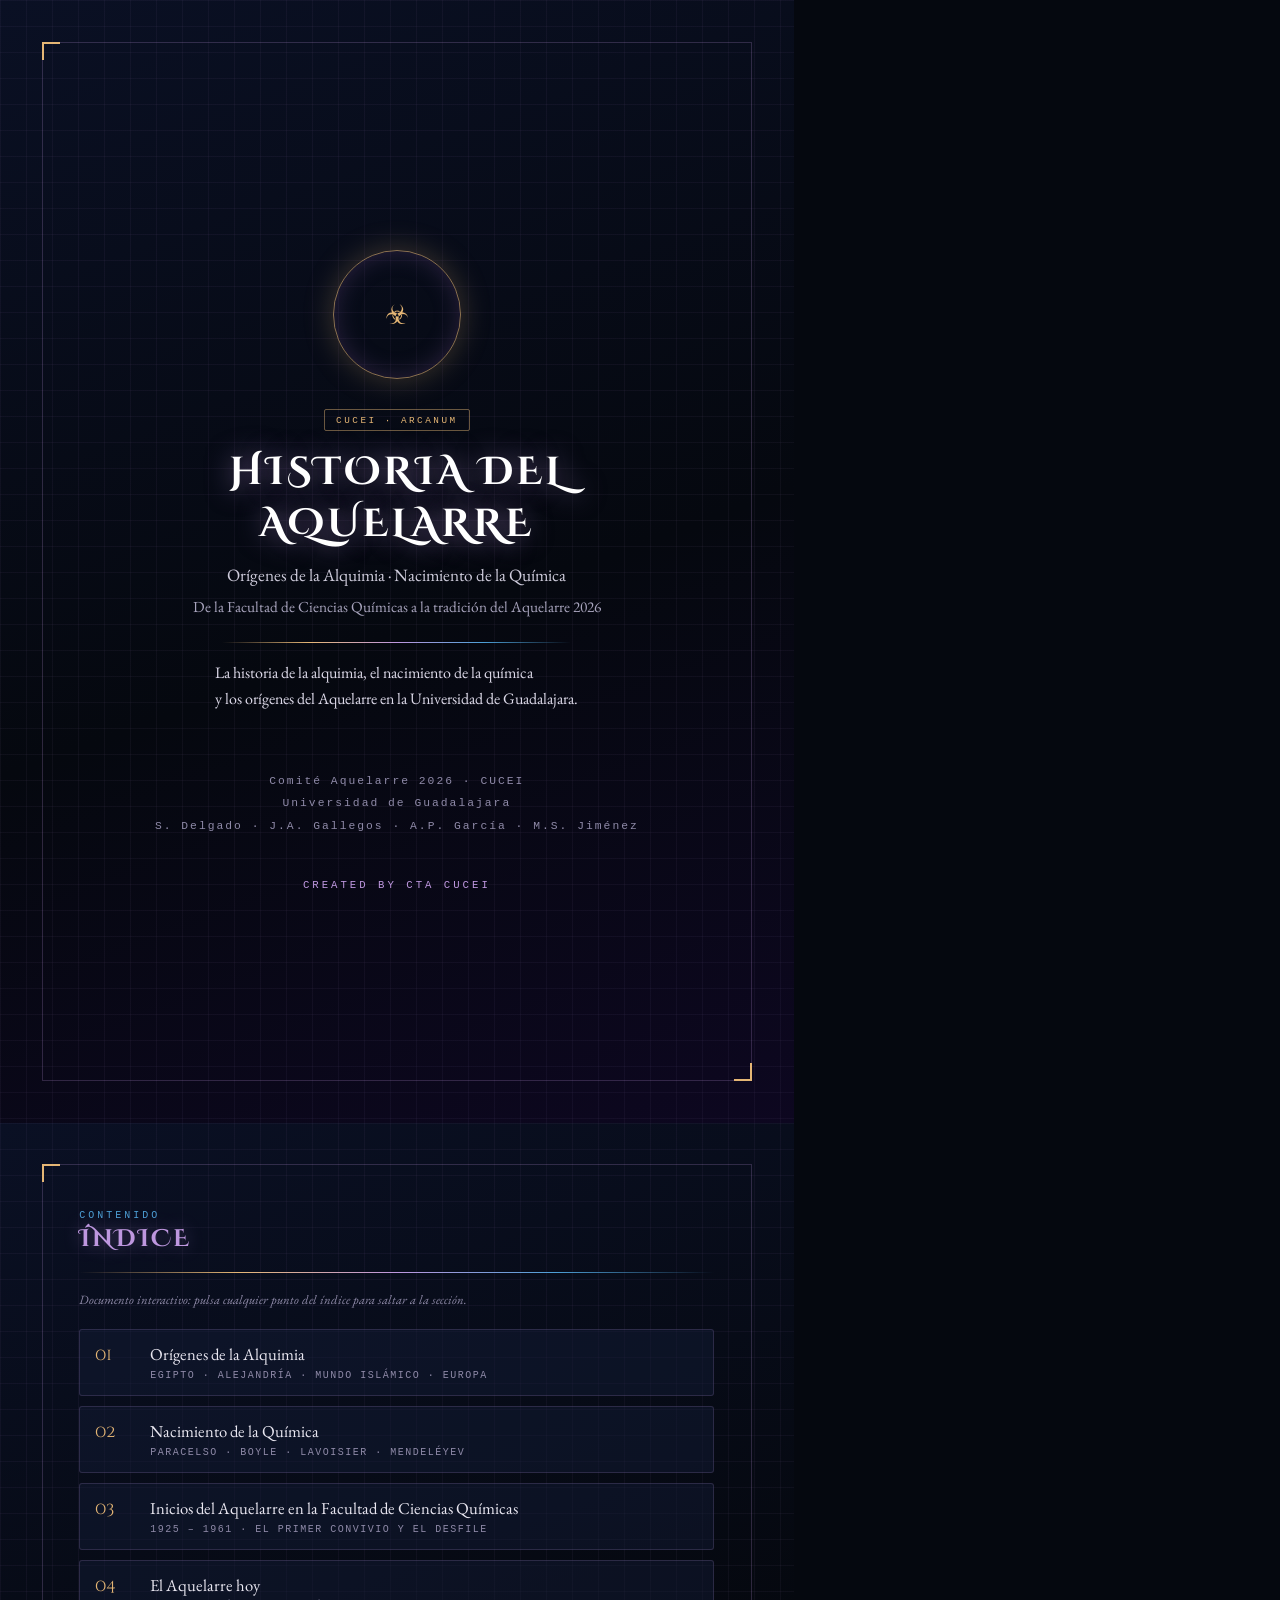
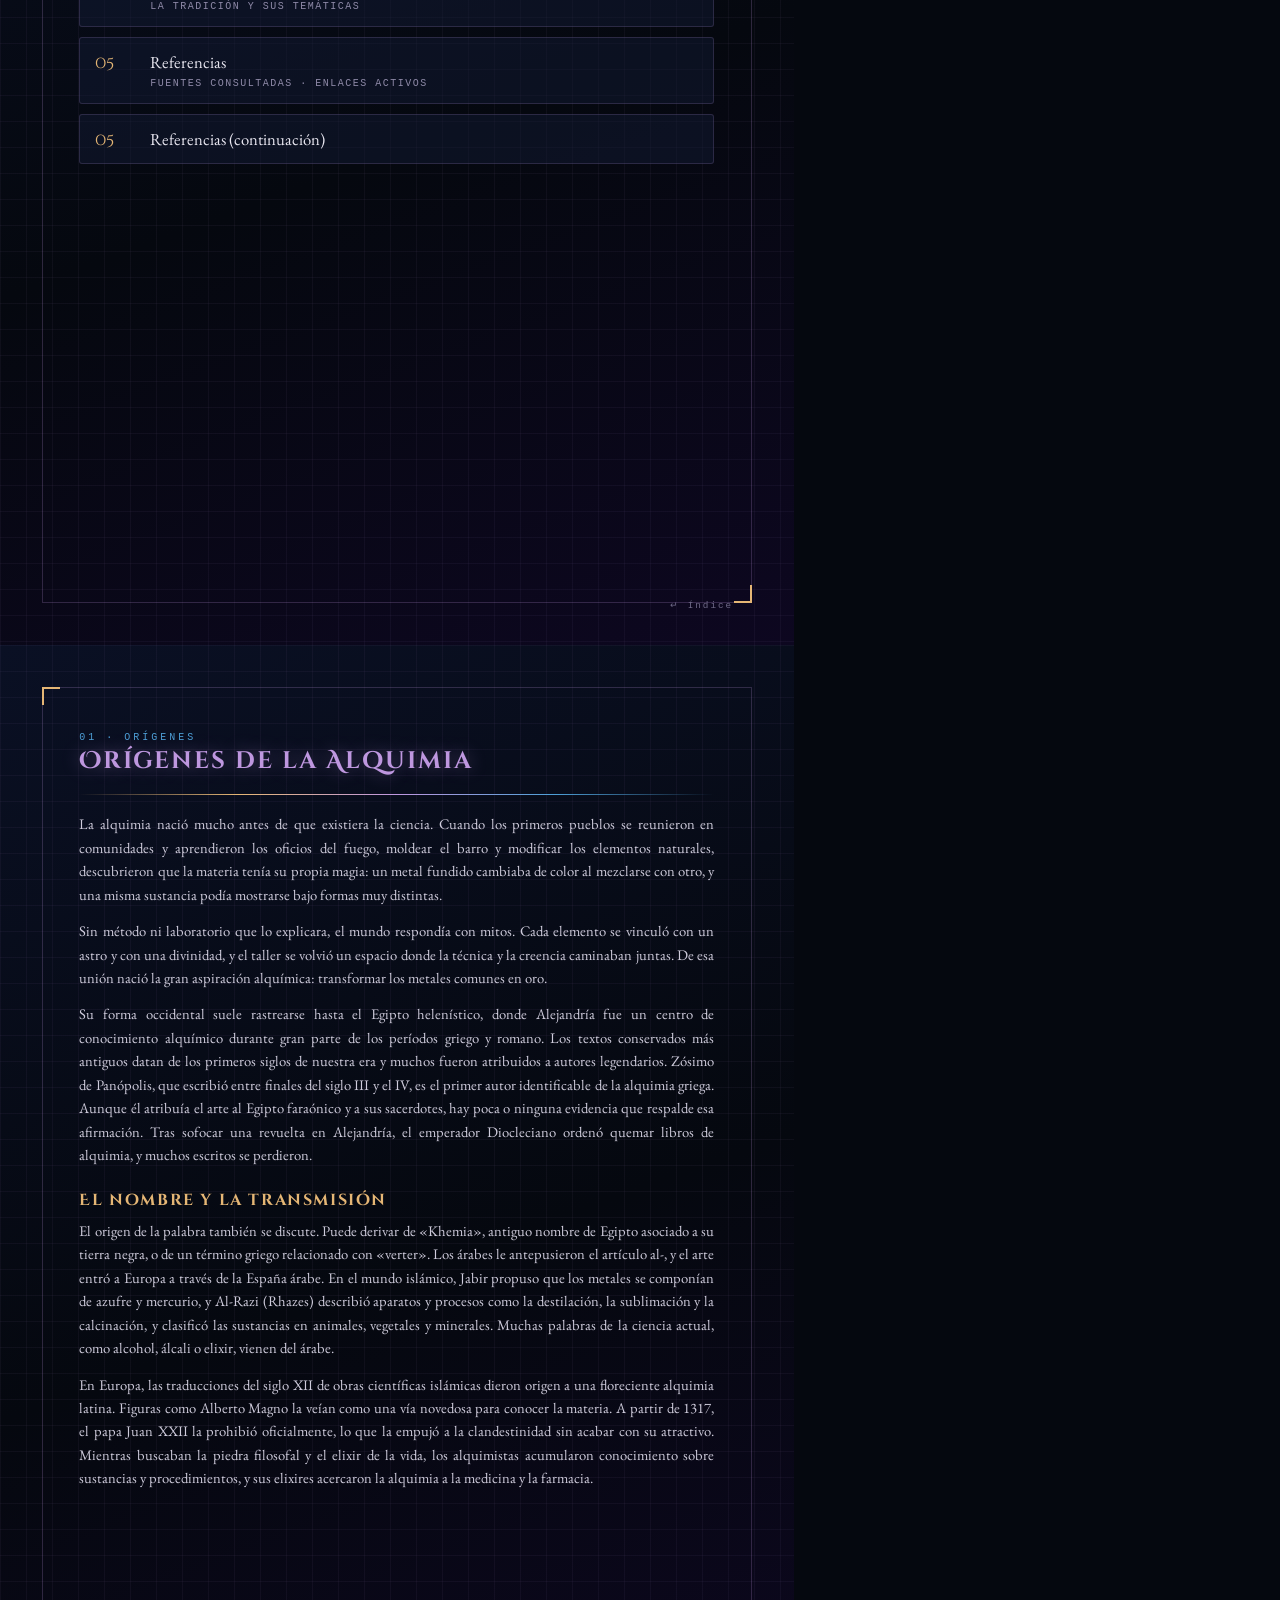
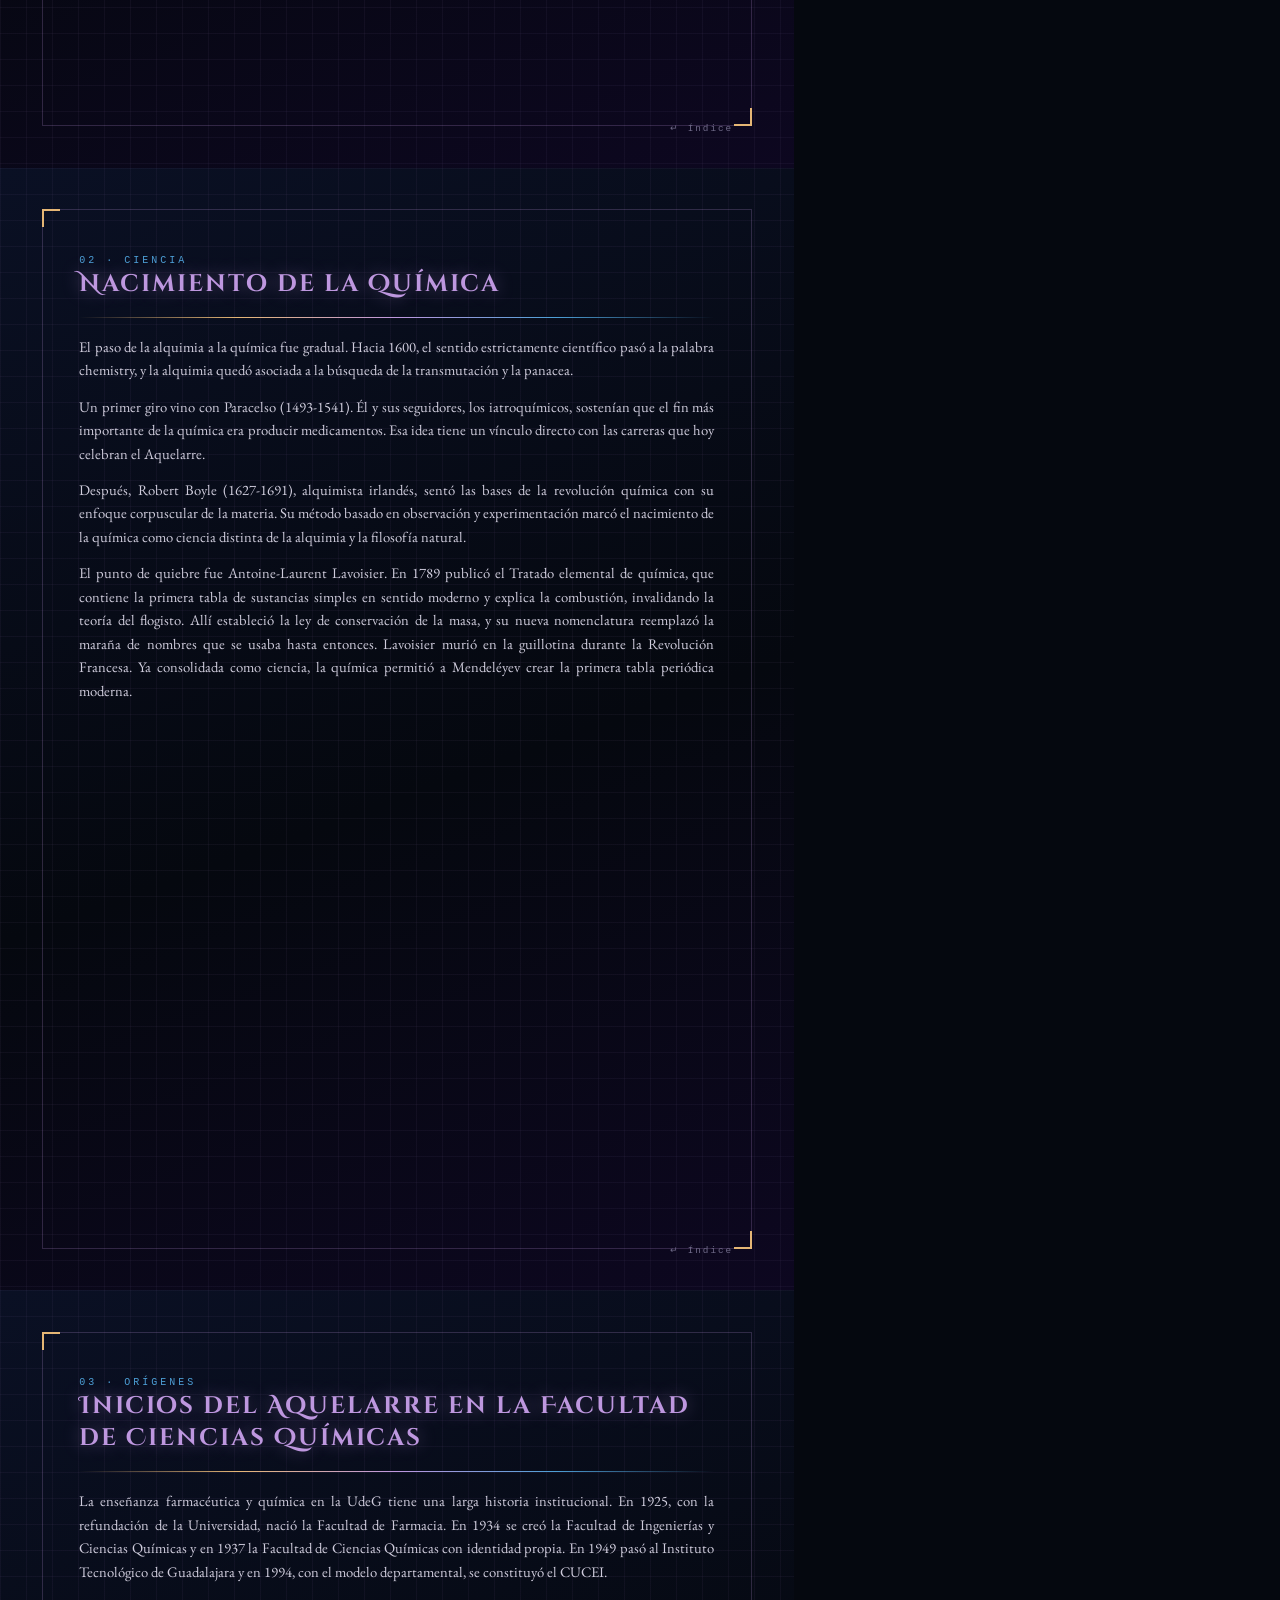
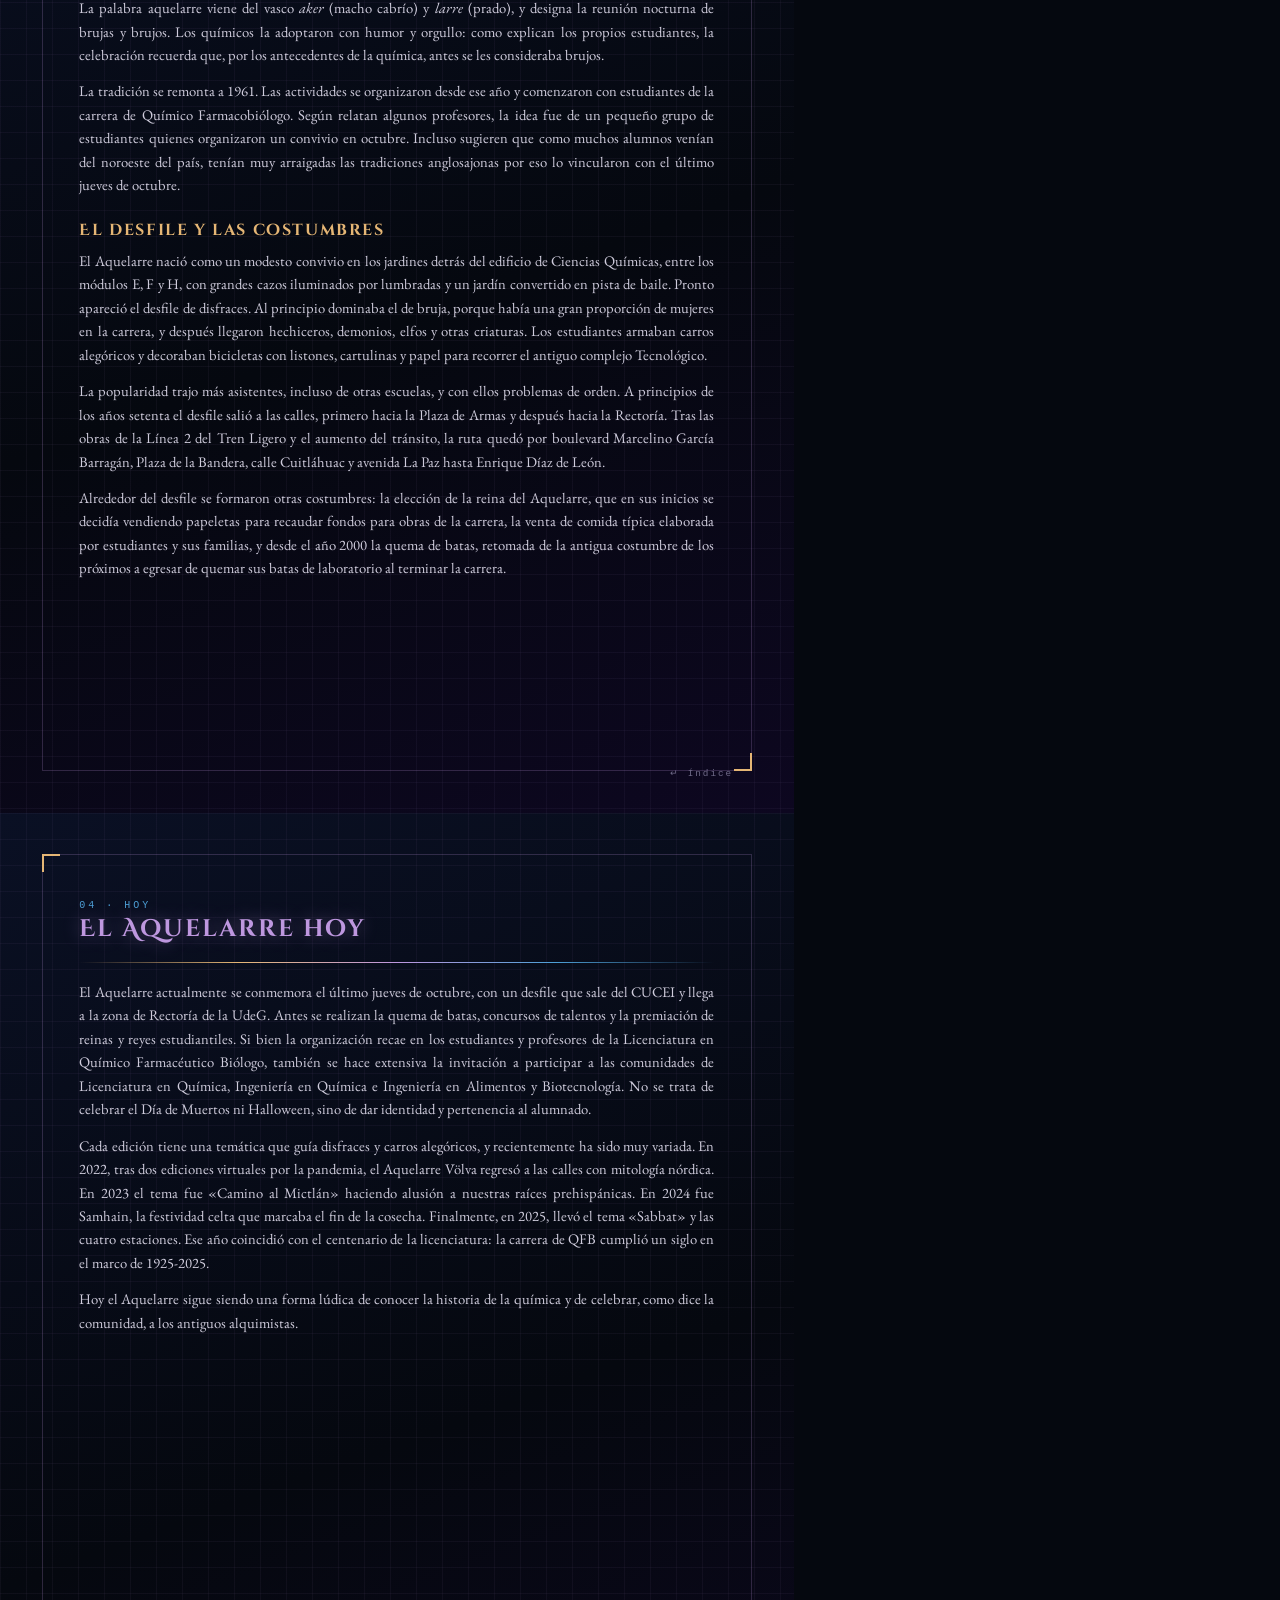
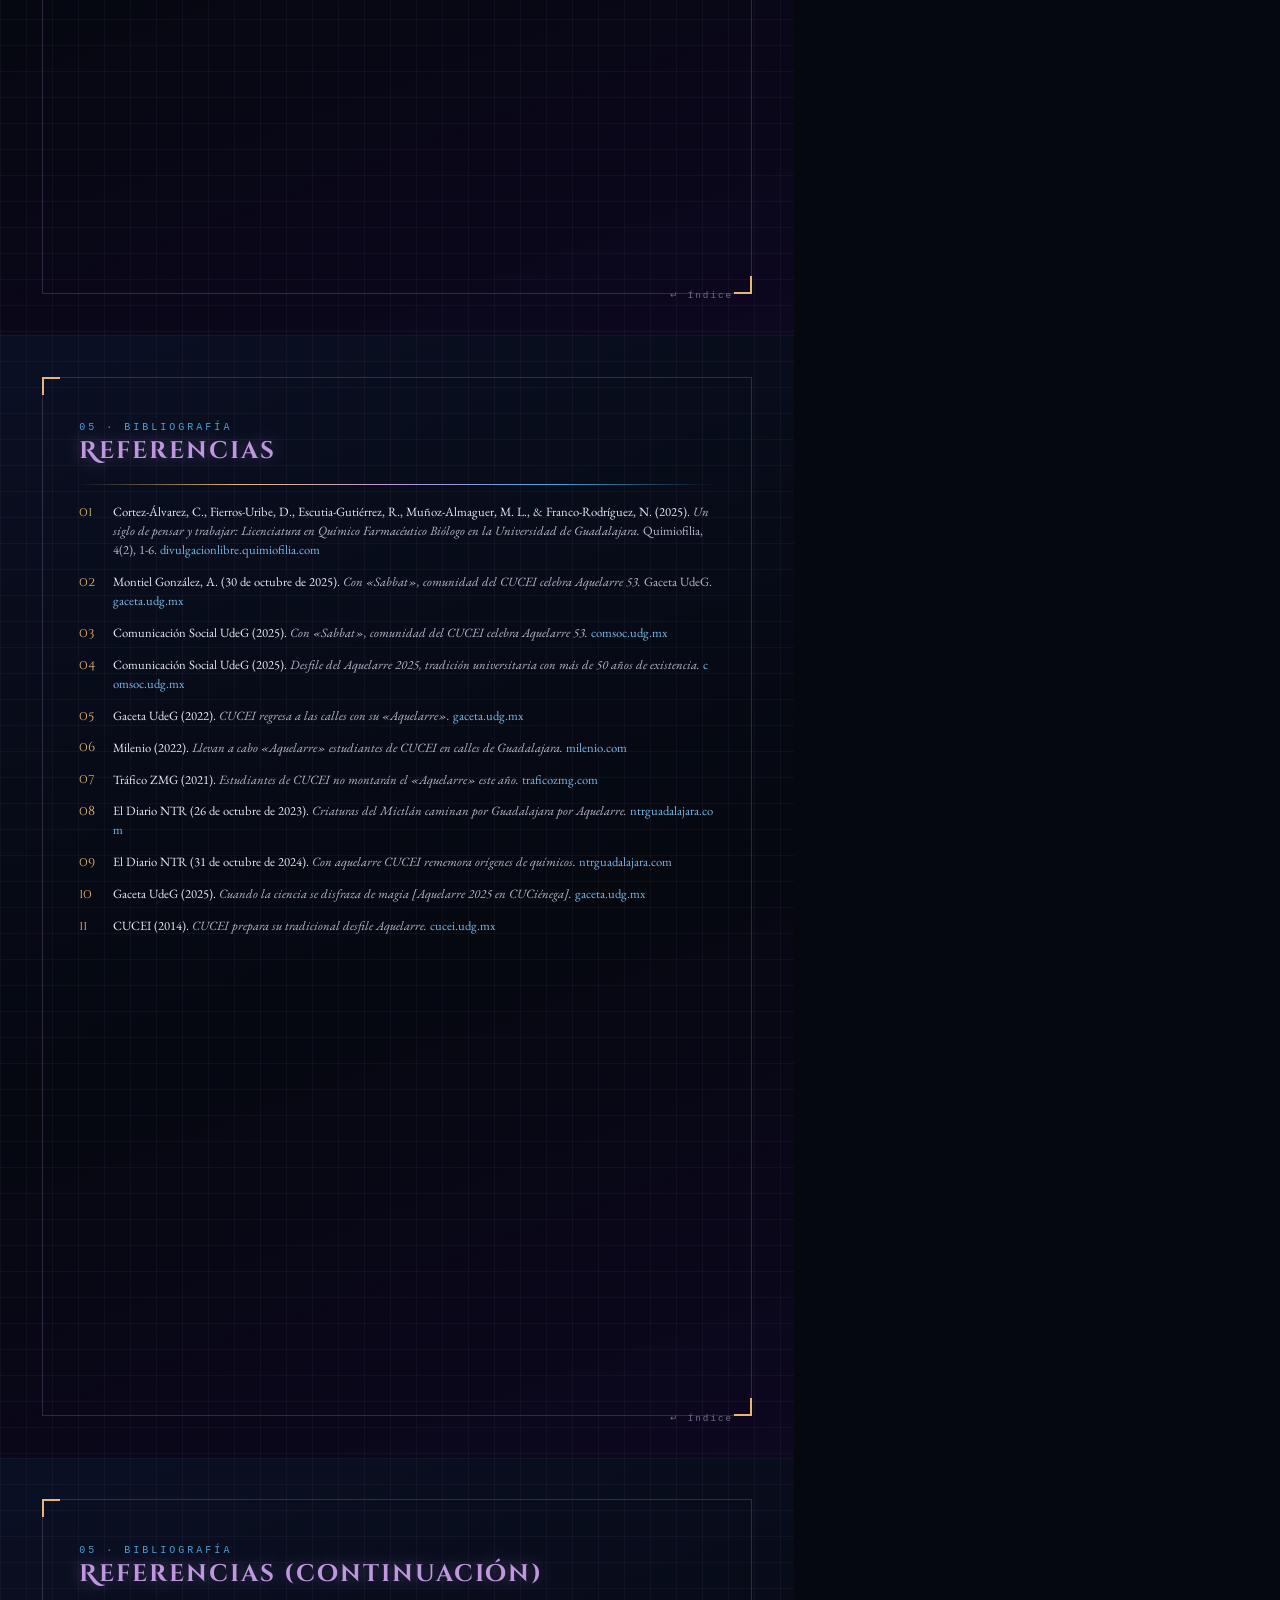
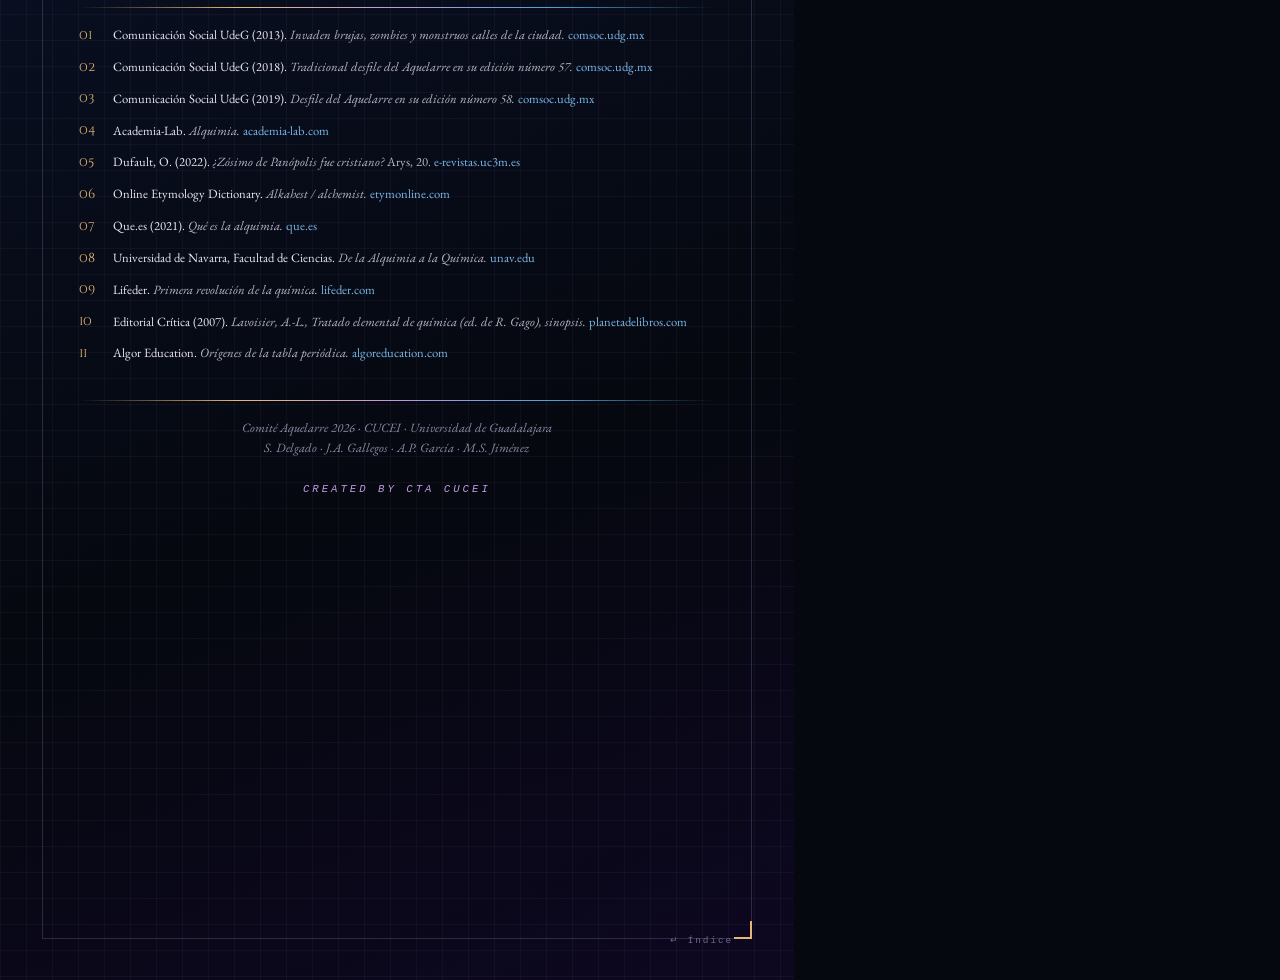
<file: assets/docs/historia-del-aquelarre.html>
﻿<!DOCTYPE html>
<html lang="es">
<head>
<meta charset="utf-8">
<title>Historia del Aquelarre · Arcanum 2026</title>
<link rel="preconnect" href="https://fonts.googleapis.com">
<link rel="preconnect" href="https://fonts.gstatic.com" crossorigin>
<link href="https://fonts.googleapis.com/css2?family=Cinzel+Decorative:wght@400;700;900&family=EB+Garamond:ital,wght@0,400;0,500;0,600;1,400&display=swap" rel="stylesheet">
<style>
  @page { size: A4; margin: 0; }
  * { -webkit-print-color-adjust: exact; print-color-adjust: exact; box-sizing: border-box; }
  html, body { margin: 0; padding: 0; }
  body { font-family: 'EB Garamond', Georgia, serif; background: #05080f; color: #e8e6f0; }
  .page {
    position: relative; width: 210mm; min-height: 297mm; padding: 21mm 21mm 16mm;
    background: linear-gradient(160deg, #0a1024 0%, #05080f 55%, #0d0720 100%);
    page-break-after: always; overflow: hidden;
  }
  .page:last-child { page-break-after: auto; }
  .page::before {
    content: ''; position: absolute; inset: 0; pointer-events: none;
    background-image:
      linear-gradient(rgba(190,151,223,.05) 1px, transparent 1px),
      linear-gradient(90deg, rgba(190,151,223,.05) 1px, transparent 1px);
    background-size: 26px 26px;
  }
  .frame { position: absolute; inset: 11mm 11mm; border: 1px solid rgba(190,151,223,.22); pointer-events: none; }
  .frame::before, .frame::after { content: ''; position: absolute; width: 16px; height: 16px; border: 2px solid #e5b675; }
  .frame::before { top: -1px; left: -1px; border-right: 0; border-bottom: 0; }
  .frame::after { bottom: -1px; right: -1px; border-left: 0; border-top: 0; }
  .content { position: relative; z-index: 2; }
  .mono { font-family: 'Courier New', monospace; font-size: 7.5pt; letter-spacing: 3px; text-transform: uppercase; color: #4d9fd6; }
  h1 { font-family: 'Cinzel Decorative', Georgia, serif; font-size: 29pt; letter-spacing: 3px; margin: 5mm 0 3mm; color: #fff; text-shadow: 0 0 26px rgba(190,151,223,.55); }
  h2 { font-family: 'Cinzel Decorative', Georgia, serif; font-size: 18pt; letter-spacing: 2px; color: #be97df; margin: 0 0 1mm; text-shadow: 0 0 18px rgba(190,151,223,.45); }
  h3 { font-family: 'Cinzel Decorative', Georgia, serif; font-size: 12pt; letter-spacing: 1.6px; color: #e5b675; margin: 6mm 0 2mm; }
  p { font-family: 'EB Garamond', Georgia, serif; font-size: 11pt; line-height: 1.6; color: #cfccdc; margin: 0 0 3.4mm; text-align: justify; }
  p strong { color: #e5b675; }
  .lead { font-size: 12pt; color: #dcd9e8; }
  .tag { display: inline-block; border: 1px solid rgba(229,182,117,.45); color: #e5b675; padding: 1.2mm 3mm; border-radius: 2px; font-family: 'Courier New', monospace; font-size: 7pt; letter-spacing: 2.5px; }
  .rule { height: 1px; background: linear-gradient(90deg, transparent, #e5b675, #be97df, #4d9fd6, transparent); margin: 4.5mm 0; }
  .note { font-size: 9.5pt; color: #8f8aa8; font-style: italic; text-align: left; }
  a { color: #7ab8e8; text-decoration: none; }
  a.toc-link { color: #e8e6f0; text-decoration: none; }
  .cover { display: flex; flex-direction: column; justify-content: center; align-items: center; text-align: center; min-height: 260mm; }
  .cover .seal { width: 34mm; height: 34mm; border: 1px solid rgba(229,182,117,.6); border-radius: 50%; display: flex; align-items: center; justify-content: center; margin-bottom: 8mm; box-shadow: 0 0 30px rgba(229,182,117,.25), inset 0 0 25px rgba(143,98,181,.25); }
  .cover .seal span { font-size: 20pt; color: #e5b675; }
  .cover h1 { margin: 4mm 0 3mm; }
  .cover .sub { font-family: 'EB Garamond', Georgia, serif; font-size: 13pt; color: #cfccdc; margin: 0 0 1.5mm; }
  .cover .meta { margin-top: 12mm; font-family: 'Courier New', monospace; font-size: 8.5pt; letter-spacing: 2px; color: #8f8aa8; line-height: 2; }
  .cover .created { margin-top: 11mm; font-family: 'Courier New', monospace; font-size: 8pt; letter-spacing: 3px; text-transform: uppercase; color: #be97df; }
  .toc { margin-top: 5mm; }
  .toc-item { display: flex; align-items: baseline; gap: 3.5mm; padding: 3.4mm 4mm; margin-bottom: 2.6mm; border: 1px solid rgba(190,151,223,.18); border-radius: 3px; background: rgba(20,30,56,.45); }
  .toc-num { font-family: 'Cinzel Decorative', Georgia, serif; font-size: 13pt; color: #e5b675; min-width: 11mm; }
  .toc-txt { font-family: 'EB Garamond', Georgia, serif; font-size: 12.5pt; color: #e8e6f0; line-height: 1.3; }
  .toc-sub { display: block; font-family: 'Courier New', monospace; font-size: 7.5pt; letter-spacing: 1.5px; color: #8f8aa8; text-transform: uppercase; margin-top: 1mm; }
  .refs { list-style: none; margin: 0; padding: 0; counter-reset: ref; }
  .refs li { counter-increment: ref; position: relative; padding-left: 9mm; margin-bottom: 3.4mm; font-size: 9.5pt; line-height: 1.5; color: #b9b6c9; text-align: left; }
  .refs li::before { content: counter(ref, decimal-leading-zero); position: absolute; left: 0; top: 0.2mm; font-family: 'Cinzel Decorative', Georgia, serif; font-size: 9.5pt; color: #e5b675; }
  .refs .who { color: #e8e6f0; }
  .refs .src { font-style: italic; }
  .refs a { color: #7ab8e8; word-break: break-all; }
  .backtop { position: absolute; right: 16mm; bottom: 9mm; font-family: 'Courier New', monospace; font-size: 7pt; letter-spacing: 2px; color: #6f6a88; z-index: 3; }
</style>
</head>
<body>
<!-- ===== PORTADA ===== -->
<div class="page">
  <div class="frame"></div>
  <div class="content cover">
    <div class="seal"><span>&#x2623;</span></div>
    <span class="tag">CUCEI · ARCANUM</span>
    <h1>HISTORIA DEL<br>AQUELARRE</h1>
    <p class="sub">Orígenes de la Alquimia · Nacimiento de la Química</p>
    <p class="sub" style="font-size:11.5pt; color:#a8a4bd">De la Facultad de Ciencias Químicas a la tradición del Aquelarre 2026</p>
    <div class="rule" style="width:55%"></div>
    <p class="lead" style="max-width:130mm">La historia de la alquimia, el nacimiento de la química<br>y los orígenes del Aquelarre en la Universidad de Guadalajara.</p>
    <div class="meta">
      Comité Aquelarre 2026 · CUCEI<br>
      Universidad de Guadalajara<br>
      S. Delgado · J.A. Gallegos · A.P. García · M.S. Jiménez
    </div>
    <div class="created">Created by CTA CUCEI</div>
  </div>
</div>

<!-- ===== ÍNDICE ===== -->
<div class="page" id="indice">
  <div class="frame"></div>
  <div class="content">
    <span class="mono">Contenido</span>
    <h2>ÍNDICE</h2>
    <div class="rule"></div>
    <p class="note">Documento interactivo: pulsa cualquier punto del índice para saltar a la sección.</p>
    <div class="toc">
      <a class="toc-link" href="#alquimia"><div class="toc-item"><span class="toc-num">01</span><span class="toc-txt">Orígenes de la Alquimia<span class="toc-sub">Egipto · Alejandría · Mundo islámico · Europa</span></span></div></a>
      <a class="toc-link" href="#quimica"><div class="toc-item"><span class="toc-num">02</span><span class="toc-txt">Nacimiento de la Química<span class="toc-sub">Paracelso · Boyle · Lavoisier · Mendeléyev</span></span></div></a>
      <a class="toc-link" href="#inicios"><div class="toc-item"><span class="toc-num">03</span><span class="toc-txt">Inicios del Aquelarre en la Facultad de Ciencias Químicas<span class="toc-sub">1925 – 1961 · El primer convivio y el desfile</span></span></div></a>
      <a class="toc-link" href="#hoy"><div class="toc-item"><span class="toc-num">04</span><span class="toc-txt">El Aquelarre hoy<span class="toc-sub">La tradición y sus temáticas</span></span></div></a>
      <a class="toc-link" href="#referencias"><div class="toc-item"><span class="toc-num">05</span><span class="toc-txt">Referencias<span class="toc-sub">Fuentes consultadas · enlaces activos</span></span></div></a>
      <a class="toc-link" href="#referencias2"><div class="toc-item"><span class="toc-num">05</span><span class="toc-txt">Referencias (continuación)</span></div></a>
    </div>
  </div>
  <a class="backtop" href="#indice">&#x21B5; Índice</a>
</div>
<!-- ===== 01 ORÍGENES DE LA ALQUIMIA ===== -->
<div class="page" id="alquimia">
  <div class="frame"></div>
  <div class="content">
    <span class="mono">01 · Orígenes</span>
    <h2>Orígenes de la Alquimia</h2>
    <div class="rule"></div>

    <p>La alquimia nació mucho antes de que existiera la ciencia. Cuando los primeros pueblos se reunieron en comunidades y aprendieron los oficios del fuego, moldear el barro y modificar los elementos naturales, descubrieron que la materia tenía su propia magia: un metal fundido cambiaba de color al mezclarse con otro, y una misma sustancia podía mostrarse bajo formas muy distintas.</p>

    <p>Sin método ni laboratorio que lo explicara, el mundo respondía con mitos. Cada elemento se vinculó con un astro y con una divinidad, y el taller se volvió un espacio donde la técnica y la creencia caminaban juntas. De esa unión nació la gran aspiración alquímica: transformar los metales comunes en oro.</p>

    <p>Su forma occidental suele rastrearse hasta el Egipto helenístico, donde Alejandría fue un centro de conocimiento alquímico durante gran parte de los períodos griego y romano. Los textos conservados más antiguos datan de los primeros siglos de nuestra era y muchos fueron atribuidos a autores legendarios. Zósimo de Panópolis, que escribió entre finales del siglo III y el IV, es el primer autor identificable de la alquimia griega. Aunque él atribuía el arte al Egipto faraónico y a sus sacerdotes, hay poca o ninguna evidencia que respalde esa afirmación. Tras sofocar una revuelta en Alejandría, el emperador Diocleciano ordenó quemar libros de alquimia, y muchos escritos se perdieron.</p>

    <h3>El nombre y la transmisión</h3>

    <p>El origen de la palabra también se discute. Puede derivar de «Khemia», antiguo nombre de Egipto asociado a su tierra negra, o de un término griego relacionado con «verter». Los árabes le antepusieron el artículo al-, y el arte entró a Europa a través de la España árabe. En el mundo islámico, Jabir propuso que los metales se componían de azufre y mercurio, y Al-Razi (Rhazes) describió aparatos y procesos como la destilación, la sublimación y la calcinación, y clasificó las sustancias en animales, vegetales y minerales. Muchas palabras de la ciencia actual, como alcohol, álcali o elixir, vienen del árabe.</p>

    <p>En Europa, las traducciones del siglo XII de obras científicas islámicas dieron origen a una floreciente alquimia latina. Figuras como Alberto Magno la veían como una vía novedosa para conocer la materia. A partir de 1317, el papa Juan XXII la prohibió oficialmente, lo que la empujó a la clandestinidad sin acabar con su atractivo. Mientras buscaban la piedra filosofal y el elixir de la vida, los alquimistas acumularon conocimiento sobre sustancias y procedimientos, y sus elixires acercaron la alquimia a la medicina y la farmacia.</p>
  </div>
  <a class="backtop" href="#indice">&#x21B5; Índice</a>
</div>
<!-- ===== 02 NACIMIENTO DE LA QUÍMICA ===== -->
<div class="page" id="quimica">
  <div class="frame"></div>
  <div class="content">
    <span class="mono">02 · Ciencia</span>
    <h2>Nacimiento de la Química</h2>
    <div class="rule"></div>

    <p>El paso de la alquimia a la química fue gradual. Hacia 1600, el sentido estrictamente científico pasó a la palabra chemistry, y la alquimia quedó asociada a la búsqueda de la transmutación y la panacea.</p>

    <p>Un primer giro vino con Paracelso (1493-1541). Él y sus seguidores, los iatroquímicos, sostenían que el fin más importante de la química era producir medicamentos. Esa idea tiene un vínculo directo con las carreras que hoy celebran el Aquelarre.</p>

    <p>Después, Robert Boyle (1627-1691), alquimista irlandés, sentó las bases de la revolución química con su enfoque corpuscular de la materia. Su método basado en observación y experimentación marcó el nacimiento de la química como ciencia distinta de la alquimia y la filosofía natural.</p>

    <p>El punto de quiebre fue Antoine-Laurent Lavoisier. En 1789 publicó el Tratado elemental de química, que contiene la primera tabla de sustancias simples en sentido moderno y explica la combustión, invalidando la teoría del flogisto. Allí estableció la ley de conservación de la masa, y su nueva nomenclatura reemplazó la maraña de nombres que se usaba hasta entonces. Lavoisier murió en la guillotina durante la Revolución Francesa. Ya consolidada como ciencia, la química permitió a Mendeléyev crear la primera tabla periódica moderna.</p>
  </div>
  <a class="backtop" href="#indice">&#x21B5; Índice</a>
</div>

<!-- ===== 03 INICIOS DEL AQUELARRE ===== -->
<div class="page" id="inicios">
  <div class="frame"></div>
  <div class="content">
    <span class="mono">03 · Orígenes</span>
    <h2>Inicios del Aquelarre en la Facultad de Ciencias Químicas</h2>
    <div class="rule"></div>

    <p>La enseñanza farmacéutica y química en la UdeG tiene una larga historia institucional. En 1925, con la refundación de la Universidad, nació la Facultad de Farmacia. En 1934 se creó la Facultad de Ingenierías y Ciencias Químicas y en 1937 la Facultad de Ciencias Químicas con identidad propia. En 1949 pasó al Instituto Tecnológico de Guadalajara y en 1994, con el modelo departamental, se constituyó el CUCEI.</p>

    <p>La palabra aquelarre viene del vasco <em>aker</em> (macho cabrío) y <em>larre</em> (prado), y designa la reunión nocturna de brujas y brujos. Los químicos la adoptaron con humor y orgullo: como explican los propios estudiantes, la celebración recuerda que, por los antecedentes de la química, antes se les consideraba brujos.</p>
    <p>La tradición se remonta a 1961. Las actividades se organizaron desde ese año y comenzaron con estudiantes de la carrera de Químico Farmacobiólogo. Según relatan algunos profesores, la idea fue de un pequeño grupo de estudiantes quienes organizaron un convivio en octubre. Incluso sugieren que como muchos alumnos venían del noroeste del país, tenían muy arraigadas las tradiciones anglosajonas por eso lo vincularon con el último jueves de octubre.</p>

    <h3>El desfile y las costumbres</h3>

    <p>El Aquelarre nació como un modesto convivio en los jardines detrás del edificio de Ciencias Químicas, entre los módulos E, F y H, con grandes cazos iluminados por lumbradas y un jardín convertido en pista de baile. Pronto apareció el desfile de disfraces. Al principio dominaba el de bruja, porque había una gran proporción de mujeres en la carrera, y después llegaron hechiceros, demonios, elfos y otras criaturas. Los estudiantes armaban carros alegóricos y decoraban bicicletas con listones, cartulinas y papel para recorrer el antiguo complejo Tecnológico.</p>

    <p>La popularidad trajo más asistentes, incluso de otras escuelas, y con ellos problemas de orden. A principios de los años setenta el desfile salió a las calles, primero hacia la Plaza de Armas y después hacia la Rectoría. Tras las obras de la Línea 2 del Tren Ligero y el aumento del tránsito, la ruta quedó por boulevard Marcelino García Barragán, Plaza de la Bandera, calle Cuitláhuac y avenida La Paz hasta Enrique Díaz de León.</p>

    <p>Alrededor del desfile se formaron otras costumbres: la elección de la reina del Aquelarre, que en sus inicios se decidía vendiendo papeletas para recaudar fondos para obras de la carrera, la venta de comida típica elaborada por estudiantes y sus familias, y desde el año 2000 la quema de batas, retomada de la antigua costumbre de los próximos a egresar de quemar sus batas de laboratorio al terminar la carrera.</p>
  </div>
  <a class="backtop" href="#indice">&#x21B5; Índice</a>
</div>

<!-- ===== 04 EL AQUELARRE HOY ===== -->
<div class="page" id="hoy">
  <div class="frame"></div>
  <div class="content">
    <span class="mono">04 · Hoy</span>
    <h2>El Aquelarre hoy</h2>
    <div class="rule"></div>

    <p>El Aquelarre actualmente se conmemora el último jueves de octubre, con un desfile que sale del CUCEI y llega a la zona de Rectoría de la UdeG. Antes se realizan la quema de batas, concursos de talentos y la premiación de reinas y reyes estudiantiles. Si bien la organización recae en los estudiantes y profesores de la Licenciatura en Químico Farmacéutico Biólogo, también se hace extensiva la invitación a participar a las comunidades de Licenciatura en Química, Ingeniería en Química e Ingeniería en Alimentos y Biotecnología. No se trata de celebrar el Día de Muertos ni Halloween, sino de dar identidad y pertenencia al alumnado.</p>

    <p>Cada edición tiene una temática que guía disfraces y carros alegóricos, y recientemente ha sido muy variada. En 2022, tras dos ediciones virtuales por la pandemia, el Aquelarre Völva regresó a las calles con mitología nórdica. En 2023 el tema fue «Camino al Mictlán» haciendo alusión a nuestras raíces prehispánicas. En 2024 fue Samhain, la festividad celta que marcaba el fin de la cosecha. Finalmente, en 2025, llevó el tema «Sabbat» y las cuatro estaciones. Ese año coincidió con el centenario de la licenciatura: la carrera de QFB cumplió un siglo en el marco de 1925-2025.</p>

    <p>Hoy el Aquelarre sigue siendo una forma lúdica de conocer la historia de la química y de celebrar, como dice la comunidad, a los antiguos alquimistas.</p>
  </div>
  <a class="backtop" href="#indice">&#x21B5; Índice</a>
</div>
<!-- ===== 05 REFERENCIAS (1) ===== -->
<div class="page" id="referencias">
  <div class="frame"></div>
  <div class="content">
    <span class="mono">05 · Bibliografía</span>
    <h2>Referencias</h2>
    <div class="rule"></div>
    <ul class="refs">
      <li><span class="who">Cortez-Álvarez, C., Fierros-Uribe, D., Escutia-Gutiérrez, R., Muñoz-Almaguer, M. L., &amp; Franco-Rodríguez, N. (2025).</span> <span class="src">Un siglo de pensar y trabajar: Licenciatura en Químico Farmacéutico Biólogo en la Universidad de Guadalajara.</span> Quimiofilia, 4(2), 1-6. <a href="http://divulgacionlibre.quimiofilia.com/2025/un-siglo-de-pensar-y-trabajar-licenciatura-en-quimico-farmaceutico-biologo-en-la-universidad-de-guadalajara/">divulgacionlibre.quimiofilia.com</a></li>
      <li><span class="who">Montiel González, A. (30 de octubre de 2025).</span> <span class="src">Con «Sabbat», comunidad del CUCEI celebra Aquelarre 53.</span> Gaceta UdeG. <a href="https://www.gaceta.udg.mx/con-sabbat-comunidad-del-cucei-celebra-aquelarre-53/">gaceta.udg.mx</a></li>
      <li><span class="who">Comunicación Social UdeG (2025).</span> <span class="src">Con «Sabbat», comunidad del CUCEI celebra Aquelarre 53.</span> <a href="https://comsoc.udg.mx/noticia/con-sabbat-comunidad-del-cucei-celebra-aquelarre-53">comsoc.udg.mx</a></li>
      <li><span class="who">Comunicación Social UdeG (2025).</span> <span class="src">Desfile del Aquelarre 2025, tradición universitaria con más de 50 años de existencia.</span> <a href="https://comsoc.udg.mx/actividades/desfile-del-aquelarre-2025-tradicion-universitaria-con-mas-de-50-anos-de-existencia">comsoc.udg.mx</a></li>
      <li><span class="who">Gaceta UdeG (2022).</span> <span class="src">CUCEI regresa a las calles con su «Aquelarre».</span> <a href="http://www.gaceta.udg.mx/cucei-regresa-a-las-calles-con-su-aquelarre/">gaceta.udg.mx</a></li>
      <li><span class="who">Milenio (2022).</span> <span class="src">Llevan a cabo «Aquelarre» estudiantes de CUCEI en calles de Guadalajara.</span> <a href="https://www.milenio.com/politica/comunidad/aquelarre-es-celebrado-por-estudiantes-de-cucei">milenio.com</a></li>
      <li><span class="who">Tráfico ZMG (2021).</span> <span class="src">Estudiantes de CUCEI no montarán el «Aquelarre» este año.</span> <a href="https://traficozmg.com/2021/10/estudiantes-de-cucei-no-montaran-el-aquelarre-este-ano/">traficozmg.com</a></li>
      <li><span class="who">El Diario NTR (26 de octubre de 2023).</span> <span class="src">Criaturas del Mictlán caminan por Guadalajara por Aquelarre.</span> <a href="https://ntrguadalajara.com/post.php?id_nota=205074">ntrguadalajara.com</a></li>
      <li><span class="who">El Diario NTR (31 de octubre de 2024).</span> <span class="src">Con aquelarre CUCEI rememora orígenes de químicos.</span> <a href="https://www.ntrguadalajara.com/post.php?id_nota=221461">ntrguadalajara.com</a></li>
      <li><span class="who">Gaceta UdeG (2025).</span> <span class="src">Cuando la ciencia se disfraza de magia [Aquelarre 2025 en CUCiénega].</span> <a href="https://www.gaceta.udg.mx/aquelarre-ocotlan/">gaceta.udg.mx</a></li>
      <li><span class="who">CUCEI (2014).</span> <span class="src">CUCEI prepara su tradicional desfile Aquelarre.</span> <a href="https://www.cucei.udg.mx/es/noticia/cucei-prepara-su-tradicional-desfile-aquelarre">cucei.udg.mx</a></li>
    </ul>
  </div>
  <a class="backtop" href="#indice">&#x21B5; Índice</a>
</div>
<!-- ===== 05b REFERENCIAS (2) ===== -->
<div class="page" id="referencias2">
  <div class="frame"></div>
  <div class="content">
    <span class="mono">05 · Bibliografía</span>
    <h2>Referencias (continuación)</h2>
    <div class="rule"></div>
    <ul class="refs" start="12">
      <li><span class="who">Comunicación Social UdeG (2013).</span> <span class="src">Invaden brujas, zombies y monstruos calles de la ciudad.</span> <a href="https://comsoc.udg.mx/printpdf/32318">comsoc.udg.mx</a></li>
      <li><span class="who">Comunicación Social UdeG (2018).</span> <span class="src">Tradicional desfile del Aquelarre en su edición número 57.</span> <a href="https://comsoc.udg.mx/actividades/tradicional-desfile-del-aquelarre-en-su-edicion-numero-57">comsoc.udg.mx</a></li>
      <li><span class="who">Comunicación Social UdeG (2019).</span> <span class="src">Desfile del Aquelarre en su edición número 58.</span> <a href="https://comsoc.udg.mx/actividades/desfile-del-aquelarre-en-su-edicion-numero-58">comsoc.udg.mx</a></li>
      <li><span class="who">Academia-Lab.</span> <span class="src">Alquimia.</span> <a href="https://academia-lab.com/enciclopedia/alquimia/">academia-lab.com</a></li>
      <li><span class="who">Dufault, O. (2022).</span> <span class="src">¿Zósimo de Panópolis fue cristiano?</span> Arys, 20. <a href="https://e-revistas.uc3m.es/index.php/ARYS/article/download/6795/5727">e-revistas.uc3m.es</a></li>
      <li><span class="who">Online Etymology Dictionary.</span> <span class="src">Alkahest / alchemist.</span> <a href="https://www.etymonline.com/es/word/alkahest">etymonline.com</a></li>
      <li><span class="who">Que.es (2021).</span> <span class="src">Qué es la alquimia.</span> <a href="https://www.que.es/2021/03/03/que-es-alquimia/">que.es</a></li>
      <li><span class="who">Universidad de Navarra, Facultad de Ciencias.</span> <span class="src">De la Alquimia a la Química.</span> <a href="https://www.unav.edu/documents/1807770/2776220/Alquimia_Quimica.pdf">unav.edu</a></li>
      <li><span class="who">Lifeder.</span> <span class="src">Primera revolución de la química.</span> <a href="https://www.lifeder.com/primera-revolucion-quimica/">lifeder.com</a></li>
      <li><span class="who">Editorial Crítica (2007).</span> <span class="src">Lavoisier, A.-L., Tratado elemental de química (ed. de R. Gago), sinopsis.</span> <a href="https://proapi.planetadelibros.com/descargas/sala-prensa-libro/sinopsis-y-biografia/17309/tratado-elemental-de-quimica.pdf">planetadelibros.com</a></li>
      <li><span class="who">Algor Education.</span> <span class="src">Orígenes de la tabla periódica.</span> <a href="https://cards.algoreducation.com/es/content/p_dhmwBY/origenes-tabla-periodica">algoreducation.com</a></li>
    </ul>

    <div class="rule" style="margin-top:10mm"></div>
    <p class="note" style="text-align:center">Comité Aquelarre 2026 · CUCEI · Universidad de Guadalajara<br>S. Delgado · J.A. Gallegos · A.P. García · M.S. Jiménez</p>
    <p class="note" style="text-align:center; font-family:'Courier New',monospace; font-size:8pt; letter-spacing:3px; text-transform:uppercase; color:#be97df; margin-top:6mm">Created by CTA CUCEI</p>
  </div>
  <a class="backtop" href="#indice">&#x21B5; Índice</a>
</div>
</body>
</html>
</file>
